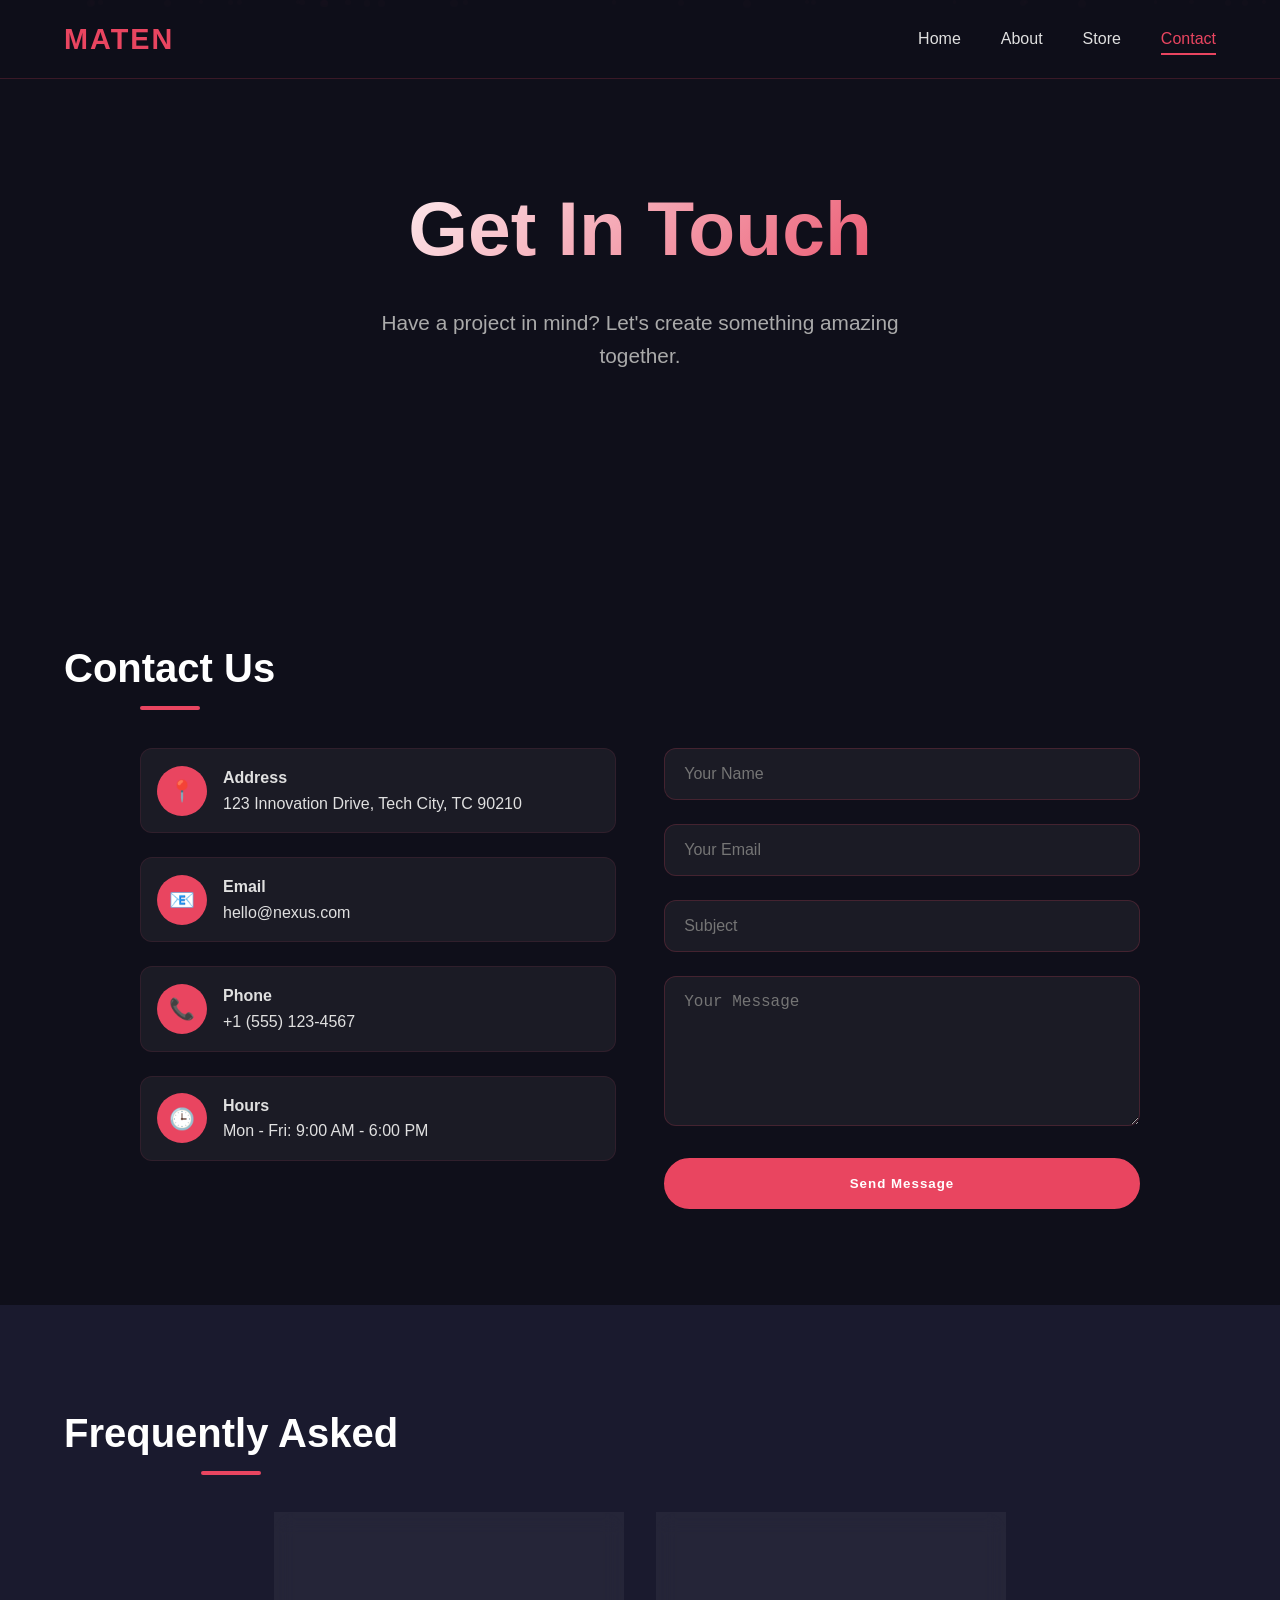
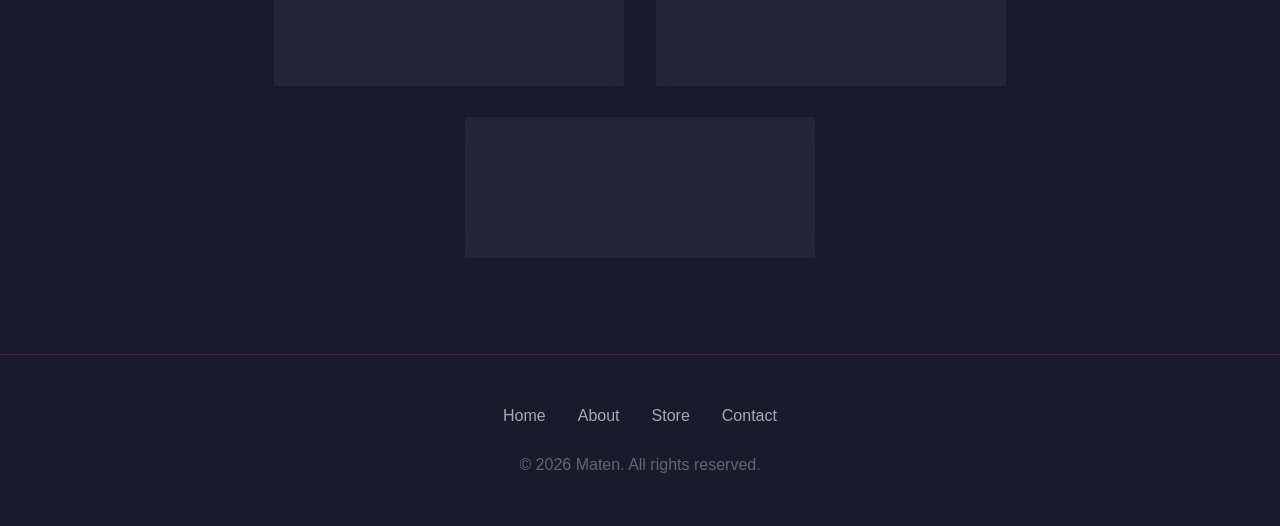
<file: contact.html>
<!DOCTYPE html>
<html lang="en">
<head>
  <meta charset="UTF-8">
  <meta name="viewport" content="width=device-width, initial-scale=1.0">
  <title>Maten - Contact</title>
  <link rel="stylesheet" href="styles.css">
  <script async src="https://pagead2.googlesyndication.com/pagead/js/adsbygoogle.js?client=ca-pub-7413044130309702"
     crossorigin="anonymous"></script>
</head>
<body>
<div class="particles"></div>

<nav>
  <div class="logo">Maten</div>
  <ul class="nav-links">
    <li><a href="index.html" class="">Home</a></li>
    <li><a href="about.html" class="">About</a></li>
    <li><a href="store.html" class="">Store</a></li>
    <li><a href="contact.html" class="active">Contact</a></li>
  </ul>
  <div class="hamburger">
    <span></span><span></span><span></span>
  </div>
</nav>

<section class="about-hero">
  <div class="hero-content">
    <h1>Get In Touch</h1>
    <p>Have a project in mind? Let's create something amazing together.</p>
  </div>
</section>

<section>
  <h2 class="section-title reveal">Contact Us</h2>
  <div class="contact-grid">
    <div class="contact-info reveal">
      <div class="contact-item">
        <div class="contact-icon">&#128205;</div>
        <div>
          <h4>Address</h4>
          <p>123 Innovation Drive, Tech City, TC 90210</p>
        </div>
      </div>
      <div class="contact-item">
        <div class="contact-icon">&#128231;</div>
        <div>
          <h4>Email</h4>
          <p>hello@nexus.com</p>
        </div>
      </div>
      <div class="contact-item">
        <div class="contact-icon">&#128222;</div>
        <div>
          <h4>Phone</h4>
          <p>+1 (555) 123-4567</p>
        </div>
      </div>
      <div class="contact-item">
        <div class="contact-icon">&#128338;</div>
        <div>
          <h4>Hours</h4>
          <p>Mon - Fri: 9:00 AM - 6:00 PM</p>
        </div>
      </div>
    </div>

    <div class="contact-form reveal">
      <form onsubmit="event.preventDefault(); alert('Message sent! We will get back to you soon.');">
        <div class="form-group">
          <input type="text" placeholder="Your Name" required>
        </div>
        <div class="form-group">
          <input type="email" placeholder="Your Email" required>
        </div>
        <div class="form-group">
          <input type="text" placeholder="Subject">
        </div>
        <div class="form-group">
          <textarea placeholder="Your Message" required></textarea>
        </div>
        <button type="submit" class="btn" style="width:100%;">Send Message</button>
      </form>
    </div>
  </div>
</section>

<section style="background:var(--primary);">
  <h2 class="section-title reveal">Frequently Asked</h2>
  <div class="card-grid" style="max-width:800px; margin:0 auto;">
    <div class="card reveal">
      <div class="card-body">
        <h3>How long does a project take?</h3>
        <p>Typically 2-8 weeks depending on complexity. We always deliver on time.</p>
      </div>
    </div>
    <div class="card reveal">
      <div class="card-body">
        <h3>Do you offer support?</h3>
        <p>Yes! We provide 30 days of free support on all projects.</p>
      </div>
    </div>
    <div class="card reveal">
      <div class="card-body">
        <h3>Can I request revisions?</h3>
        <p>Absolutely. We include up to 3 revision rounds in every package.</p>
      </div>
    </div>
  </div>
</section>


<footer>
  <div class="footer-links">
    <a href="index.html">Home</a>
    <a href="about.html">About</a>
    <a href="store.html">Store</a>
    <a href="contact.html">Contact</a>
  </div>
  <p style="color:#666;">&copy; 2026 Maten. All rights reserved.</p>
</footer>

<script src="script.js"></script>
</body>
</html>
</file>
<file: styles.css>
:root {
  --primary: #1a1a2e;
  --secondary: #e94560;
  --light: #f8f9fa;
  --dark: #0f0f1a;
  --text: #e0e0e0;
  --text-dark: #1a1a2e;
  --glass: rgba(255,255,255,0.05);
}

* { margin: 0; padding: 0; box-sizing: border-box; }

body {
  font-family: 'Segoe UI', Tahoma, Geneva, Verdana, sans-serif;
  background: var(--dark);
  color: var(--text);
  line-height: 1.6;
  overflow-x: hidden;
}

/* Animated background particles */
.particles {
  position: fixed;
  top: 0; left: 0;
  width: 100%; height: 100%;
  pointer-events: none;
  z-index: 0;
  overflow: hidden;
}
.particle {
  position: absolute;
  width: 6px; height: 6px;
  background: var(--secondary);
  border-radius: 50%;
  opacity: 0.3;
  animation: float 15s infinite;
}
@keyframes float {
  0%,100% { transform: translateY(100vh) rotate(0deg); opacity: 0; }
  10% { opacity: 0.3; }
  90% { opacity: 0.3; }
  100% { transform: translateY(-10vh) rotate(720deg); opacity: 0; }
}

/* Navigation */
nav {
  position: fixed;
  top: 0; width: 100%;
  background: rgba(15,15,26,0.9);
  backdrop-filter: blur(15px);
  z-index: 1000;
  padding: 1rem 5%;
  display: flex;
  justify-content: space-between;
  align-items: center;
  border-bottom: 1px solid rgba(233,69,96,0.2);
  animation: slideDown 0.8s ease;
}
@keyframes slideDown {
  from { transform: translateY(-100%); }
  to { transform: translateY(0); }
}

.logo {
  font-size: 1.8rem;
  font-weight: 800;
  color: var(--secondary);
  letter-spacing: 2px;
  text-transform: uppercase;
}

.nav-links {
  display: flex;
  gap: 2.5rem;
  list-style: none;
}

.nav-links a {
  color: var(--text);
  text-decoration: none;
  font-weight: 500;
  position: relative;
  padding: 0.5rem 0;
  transition: color 0.3s;
}

.nav-links a::after {
  content: '';
  position: absolute;
  bottom: 0; left: 0;
  width: 0; height: 2px;
  background: var(--secondary);
  transition: width 0.3s ease;
}

.nav-links a:hover::after,
.nav-links a.active::after {
  width: 100%;
}

.nav-links a:hover,
.nav-links a.active {
  color: var(--secondary);
}

/* Hero Section */
.hero {
  min-height: 100vh;
  display: flex;
  align-items: center;
  justify-content: center;
  text-align: center;
  padding: 8rem 2rem 4rem;
  position: relative;
  z-index: 1;
}

.hero-content h1 {
  font-size: clamp(2.5rem, 6vw, 5rem);
  font-weight: 900;
  margin-bottom: 1rem;
  background: linear-gradient(135deg, #fff, var(--secondary));
  -webkit-background-clip: text;
  -webkit-text-fill-color: transparent;
  animation: fadeInUp 1s ease;
}

.hero-content p {
  font-size: 1.3rem;
  color: #aaa;
  max-width: 600px;
  margin: 0 auto 2rem;
  animation: fadeInUp 1s ease 0.2s both;
}

.btn {
  display: inline-block;
  padding: 1rem 2.5rem;
  background: var(--secondary);
  color: #fff;
  text-decoration: none;
  border-radius: 50px;
  font-weight: 600;
  letter-spacing: 1px;
  transition: all 0.3s ease;
  border: 2px solid var(--secondary);
  animation: fadeInUp 1s ease 0.4s both;
}

.btn:hover {
  background: transparent;
  color: var(--secondary);
  transform: translateY(-3px);
  box-shadow: 0 10px 30px rgba(233,69,96,0.3);
}

.btn-outline {
  background: transparent;
  margin-left: 1rem;
}

.btn-outline:hover {
  background: var(--secondary);
  color: #fff;
}

@keyframes fadeInUp {
  from { opacity: 0; transform: translateY(40px); }
  to { opacity: 1; transform: translateY(0); }
}

/* Sections */
section {
  padding: 6rem 5%;
  position: relative;
  z-index: 1;
}

.section-title {
  text-align: center;
  font-size: 2.5rem;
  font-weight: 800;
  margin-bottom: 3rem;
  color: #fff;
  position: relative;
  display: inline-block;
  left: a;
  transform: translateX(-50%);
}

.section-title::after {
  content: '';
  position: absolute;
  bottom: -10px;
  left: 50%;
  transform: translateX(-50%);
  width: 60px;
  height: 4px;
  background: var(--secondary);
  border-radius: 2px;
}

/* Cards */
.card-grid {
  display: flex;
  flex-wrap: wrap;
  gap: 2rem;
  justify-content: center;
}

.card {
  background: var(--glass);
  backdrop-filter: blur(10px);
  border: 1px solid rgba(233,69,96,0.1);
  border-radius: 20px;
  overflow: hidden;
  flex: 1 1 300px;
  max-width: 350px;
  transition: all 0.4s ease;
  animation: fadeInUp 0.8s ease both;
}

.card:nth-child(1) { animation-delay: 0.1s; }
.card:nth-child(2) { animation-delay: 0.2s; }
.card:nth-child(3) { animation-delay: 0.3s; }
.card:nth-child(4) { animation-delay: 0.4s; }

.card:hover {
  transform: translateY(-10px);
  border-color: var(--secondary);
  box-shadow: 0 20px 40px rgba(233,69,96,0.15);
}

.card img {
  width: 100%;
  height: 220px;
  object-fit: cover;
  transition: transform 0.5s ease;
}

.card:hover img {
  transform: scale(1.1);
}

.card-body {
  padding: 1.5rem;
}

.card-body h3 {
  font-size: 1.3rem;
  margin-bottom: 0.5rem;
  color: #fff;
}

.card-body p {
  color: #aaa;
  font-size: 0.95rem;
}

/* Stats */
.stats {
  display: flex;
  flex-wrap: wrap;
  justify-content: center;
  gap: 3rem;
  margin-top: 3rem;
}

.stat-item {
  text-align: center;
  padding: 2rem;
  background: var(--glass);
  border-radius: 15px;
  min-width: 180px;
  border: 1px solid rgba(233,69,96,0.1);
  transition: all 0.3s;
}

.stat-item:hover {
  border-color: var(--secondary);
  transform: scale(1.05);
}

.stat-number {
  font-size: 3rem;
  font-weight: 900;
  color: var(--secondary);
}

.stat-label {
  color: #aaa;
  font-size: 0.9rem;
  text-transform: uppercase;
  letter-spacing: 2px;
}

/* Store */
.price {
  font-size: 1.5rem;
  font-weight: 800;
  color: var(--secondary);
  margin: 0.5rem 0;
}

.add-cart {
  width: 100%;
  padding: 0.8rem;
  background: var(--secondary);
  color: #fff;
  border: none;
  border-radius: 10px;
  font-weight: 600;
  cursor: pointer;
  transition: all 0.3s;
  margin-top: 1rem;
}

.add-cart:hover {
  background: #fff;
  color: var(--secondary);
}

/* Contact Form */
.contact-grid {
  display: flex;
  flex-wrap: wrap;
  gap: 3rem;
  max-width: 1000px;
  margin: 0 auto;
}

.contact-info, .contact-form {
  flex: 1 1 400px;
}

.contact-item {
  display: flex;
  align-items: center;
  gap: 1rem;
  margin-bottom: 1.5rem;
  padding: 1rem;
  background: var(--glass);
  border-radius: 12px;
  border: 1px solid rgba(233,69,96,0.1);
  transition: all 0.3s;
}

.contact-item:hover {
  border-color: var(--secondary);
  transform: translateX(10px);
}

.contact-icon {
  width: 50px; height: 50px;
  background: var(--secondary);
  border-radius: 50%;
  display: flex;
  align-items: center;
  justify-content: center;
  font-size: 1.3rem;
}

.form-group {
  margin-bottom: 1.5rem;
}

.form-group input,
.form-group textarea {
  width: 100%;
  padding: 1rem 1.2rem;
  background: var(--glass);
  border: 1px solid rgba(233,69,96,0.2);
  border-radius: 12px;
  color: #fff;
  font-size: 1rem;
  transition: all 0.3s;
}

.form-group input:focus,
.form-group textarea:focus {
  outline: none;
  border-color: var(--secondary);
  box-shadow: 0 0 20px rgba(233,69,96,0.1);
}

.form-group textarea {
  min-height: 150px;
  resize: vertical;
}

/* Footer */
footer {
  background: var(--primary);
  padding: 3rem 5%;
  text-align: center;
  border-top: 1px solid rgba(233,69,96,0.2);
  position: relative;
  z-index: 1;
}

.footer-links {
  display: flex;
  justify-content: center;
  gap: 2rem;
  margin-bottom: 1.5rem;
  flex-wrap: wrap;
}

.footer-links a {
  color: #aaa;
  text-decoration: none;
  transition: color 0.3s;
}

.footer-links a:hover {
  color: var(--secondary);
}

/* Scroll animations */
.reveal {
  opacity: 0;
  transform: translateY(50px);
  transition: all 0.8s ease;
}
.reveal.active {
  opacity: 1;
  transform: translateY(0);
}

/* Mobile */
.hamburger {
  display: none;
  flex-direction: column;
  gap: 5px;
  cursor: pointer;
  z-index: 1001;
}
.hamburger span {
  width: 30px;
  height: 3px;
  background: var(--secondary);
  border-radius: 3px;
  transition: all 0.3s;
}

@media (max-width: 768px) {
  .hamburger { display: flex; }
  .nav-links {
    position: fixed;
    top: 0; right: -100%;
    width: 70%; height: 100vh;
    background: var(--primary);
    flex-direction: column;
    align-items: center;
    justify-content: center;
    gap: 2rem;
    transition: right 0.4s ease;
  }
  .nav-links.active { right: 0; }
  .hero-content h1 { font-size: 2.5rem; }
  .btn-outline { margin-left: 0; margin-top: 1rem; }
}

/* About page specific */
.about-hero {
  min-height: 60vh;
  display: flex;
  align-items: center;
  justify-content: center;
  text-align: center;
  padding-top: 8rem;
}

.team-card img {
  width: 120px; height: 120px;
  border-radius: 50%;
  object-fit: cover;
  border: 3px solid var(--secondary);
  margin: 0 auto 1rem;
  display: block;
}

/* Timeline */
.timeline {
  position: relative;
  max-width: 800px;
  margin: 0 auto;
}
.timeline::before {
  content: '';
  position: absolute;
  left: 50%;
  transform: translateX(-50%);
  width: 2px; height: 100%;
  background: var(--secondary);
}
.timeline-item {
  display: flex;
  justify-content: flex-end;
  padding-right: 50%;
  position: relative;
  margin-bottom: 3rem;
}
.timeline-item:nth-child(even) {
  justify-content: flex-start;
  padding-right: 0;
  padding-left: 50%;
}
.timeline-dot {
  position: absolute;
  left: 50%;
  transform: translateX(-50%);
  width: 20px; height: 20px;
  background: var(--secondary);
  border-radius: 50%;
  border: 4px solid var(--dark);
}
.timeline-content {
  background: var(--glass);
  padding: 1.5rem;
  border-radius: 15px;
  border: 1px solid rgba(233,69,96,0.1);
  max-width: 350px;
}
</file>
